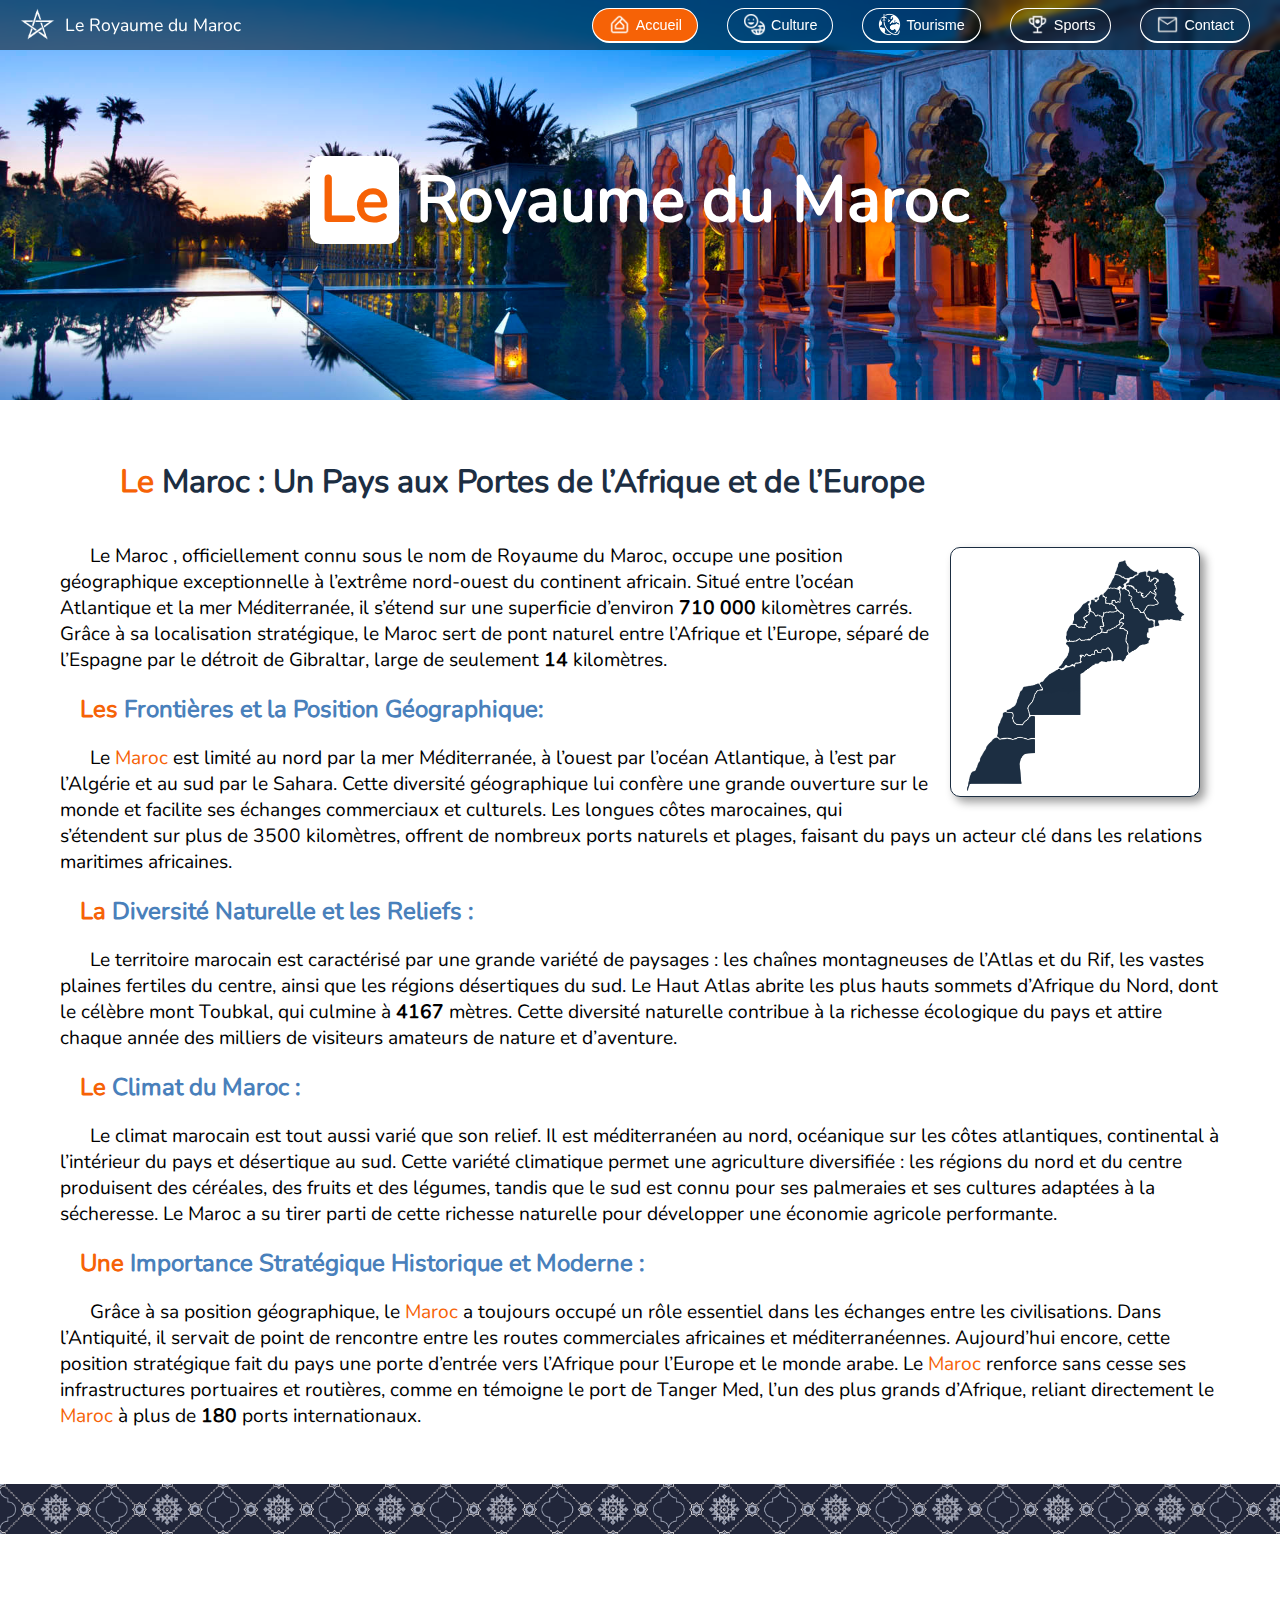
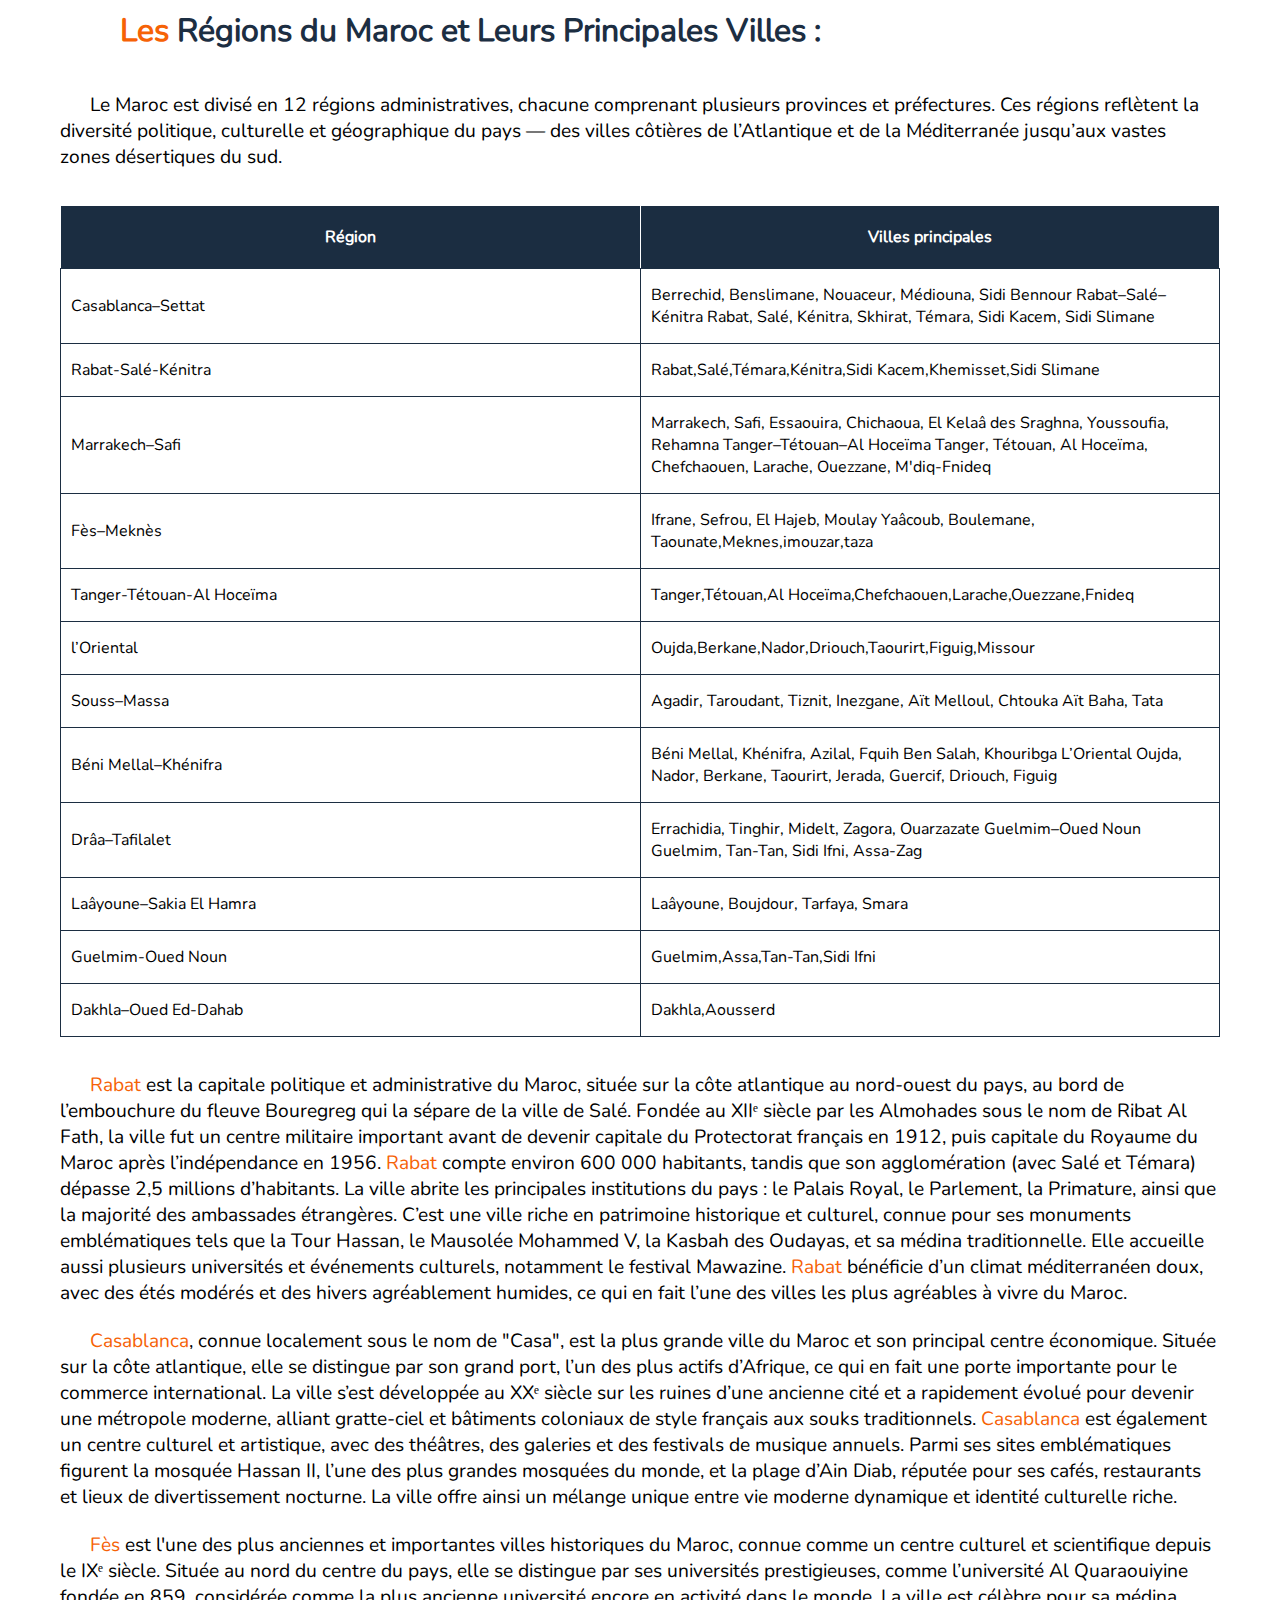
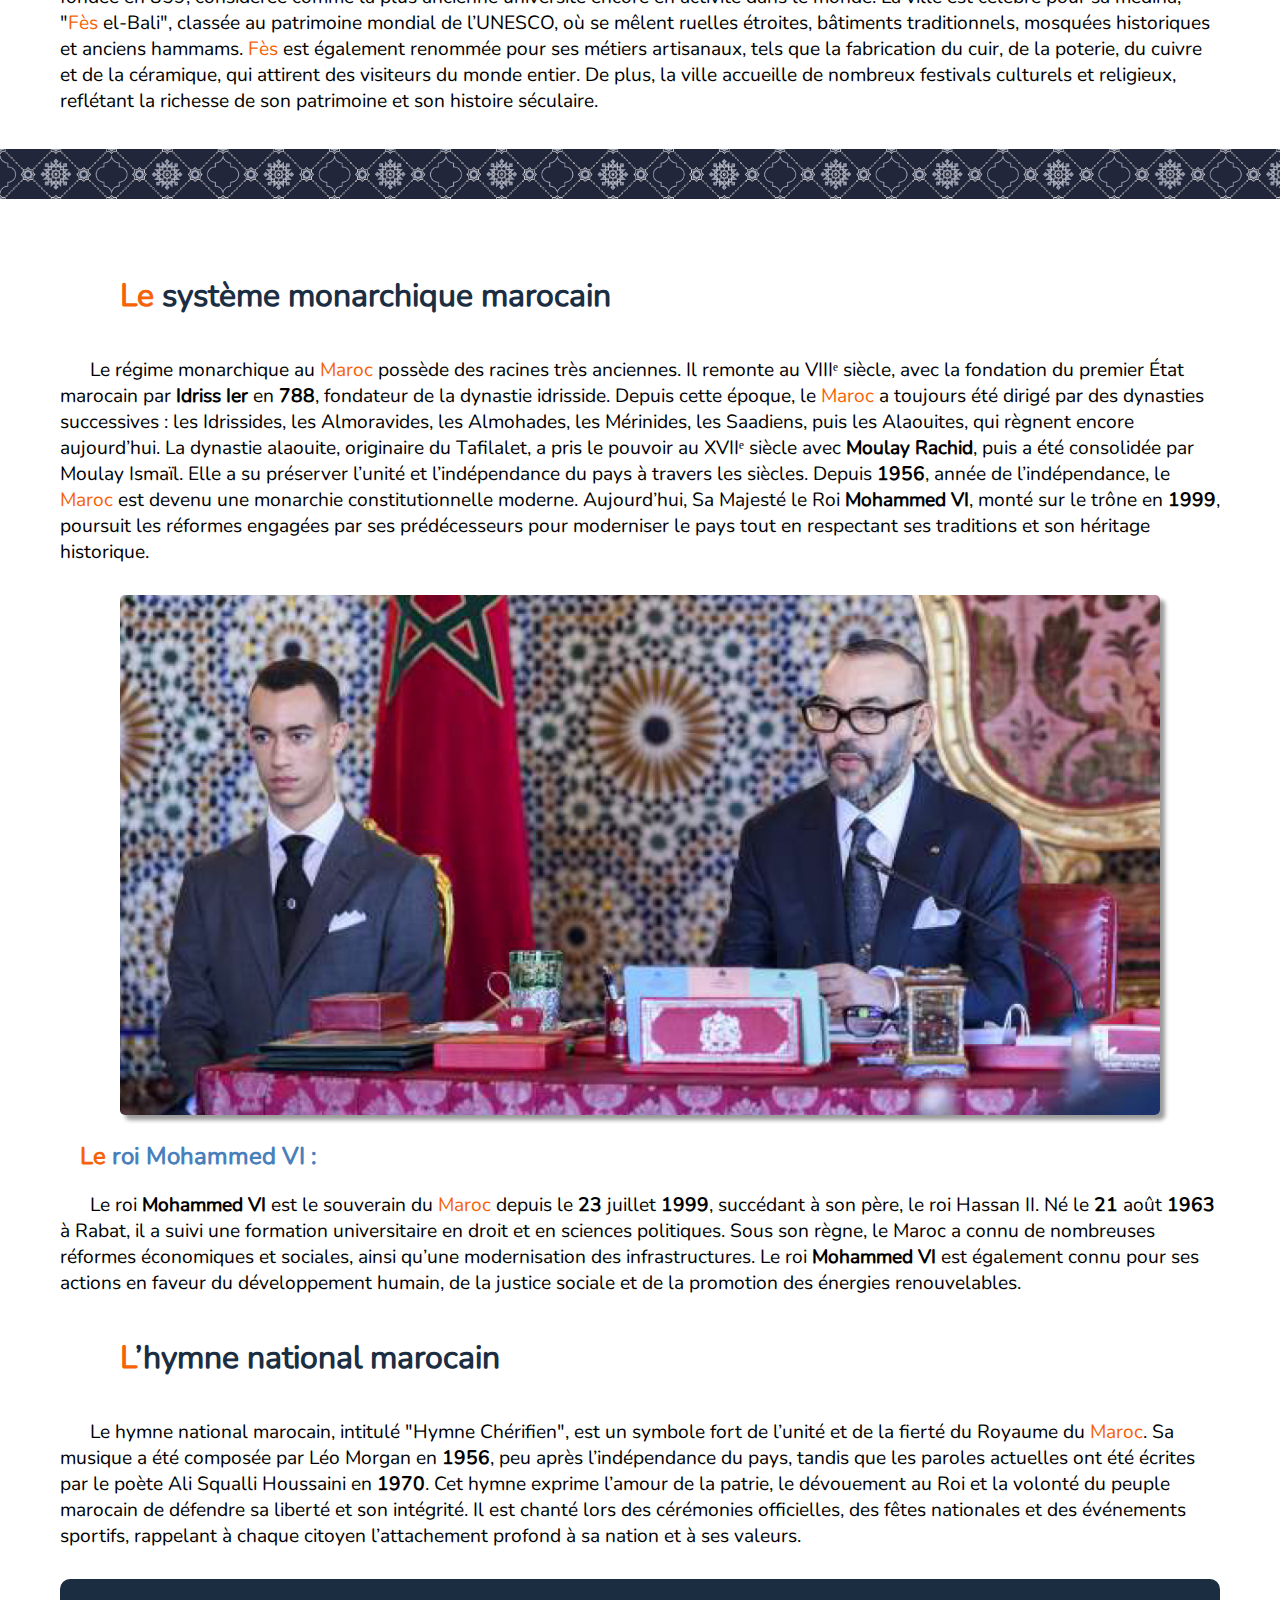
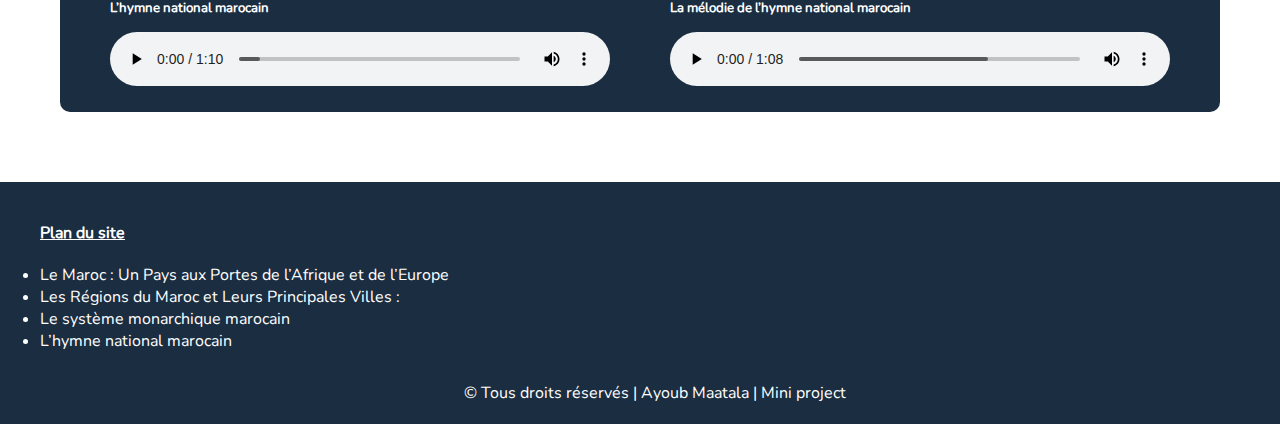
<file: index.html>
<!DOCTYPE html>
<html lang="en">

<head>
    <meta charset="UTF-8">
    <meta name="viewport" content="width=device-width, initial-scale=1.0">
    <link rel="shortcut icon" href="icon/star.png" type="image/x-icon">
    <link rel="stylesheet" href="style/style.css">
    <title>Le Royaume du Maroc</title>

    <style>
        /* Header */
        header {
            position: fixed;
            width: 100%;
            top: 0;
            left: 0;
            width: 100%;
            height: 50px;
            background: rgba(0, 0, 0, 0.5);
            backdrop-filter: blur(3px);
            padding-left: 20px;
            padding-right: 30px;
            display: flex;
            align-items: center;
            justify-content: space-between;
            z-index: 9999;
        }

        .logo {
            display: flex;
            align-items: center;
            transition: all 0.3s ease;
            cursor: pointer;
        }

        .logo:hover {
            transform: scale(1.03);
        }

        .ilogo {
            max-width: 35px;
            max-height: 35px;
        }

        .spanlogo {
            font-size: 1.1rem;
            margin-left: 10px;
        }

        .aacc {
            color: white;
            text-decoration: none;
        }

        .img {
            width: 23px;
        }

        nav a {
            display: flex;
            justify-content: center;
            align-items: center;
            color: white;
            font-family: 'Trebuchet MS', 'Lucida Sans Unicode', 'Lucida Grande', 'Lucida Sans', Arial, sans-serif;
            font-size: 0.9rem;
            text-decoration: none;
            margin-left: 25px;
            display: inline-block;
            border: 1px solid white;
            border-bottom: 2px solid white;
            border-radius: 50px;

        }

        #accueil {
            display: inline-flex;
            align-items: center;
            color: white;
            background-color: #f66206;
            padding: 0px 15px;
            height: 35px;
            transition: all 0.3s ease;
            gap: 5px;
        }

        #culture,
        #tourisme,
        #sport,
        #contact,
        #accueil {
            display: inline-flex;
            align-items: center;
            padding: 0px 15px;
            height: 35px;
            transition: all 0.3s ease;
            gap: 5px;
        }

        .navhover:hover {
            transform: scale(1.03);
            background-color: #1C2E42;
            text-decoration: underline;
        }

        #accueil:hover {
            transform: scale(1.03);
        }

        /* main */

        #par1,
        #par2,
        #par3,
        #par4 {
            scroll-margin-top: 80px;
        }

        main {
            width: 100%;
            align-items: center;
            transition: all 0.3s ease;
        }

        .imgbg {
            display: flex;
            align-items: center;
            justify-content: center;
            background-image: url('img/img1.jpg');
            background-position: center;
            background-repeat: no-repeat;
            background-size: cover;
            width: 100%;
            height: 400px;
        }

        #sh {
            color: #f66206;
            background-color: white;
            border-radius: 10px;
            padding: 0px 10px;
        }

        h1 {
            color: white;
            font-size: 4rem;
            cursor: default;
            transition: all 0.3s ease;
        }


        h2 {
            color: #1C2E42;
            font-size: 2rem;
            margin: 40px 60px;
            cursor: default;
            transition: all 0.3s ease;
        }



        .sblue {
            font-size: larger;
            color: #4980BB;
        }

        .number {
            font-weight: bold;
        }

        h3 {
            margin: 20px;
            color: #4980BB;
            cursor: default;
            font-size: 1.5rem;
            transition: all 0.3s ease;
        }

        p {
            font-size: 1.2rem;
            text-indent: 30px;
            transition: all 0.3s ease;
        }

        .sorang {
            color: #f66206;
        }

        #m-info {
            width: 100%;
            background-color: white;
            padding: 20px 60px;
            transition: all 0.3s ease;
        }

        .sbanner {
            background-color: white;
            width: 100%;
            display: flex;
            flex-direction: column;
            align-items: center;
            padding-bottom: 40px;
            transition: all 0.3s ease;
        }

        #banner2 {
            width: 100%;
            height: 50px;
            background: url('img/banner.jpg');
            background-repeat: no-repeat;
            background-position: center;
            background-size: cover;
            margin: 35px 0px;
        }

        #map {
            background: url('img/m-map.png');
            width: 250px;
            height: 250px;
            float: right;
            margin: 4px 20px;
            background-position: center;
            background-repeat: no-repeat;
            background-size: cover;
            border: 1px solid #1B2D41;
            border-radius: 10px;
            transition: 0.3s ease;
            cursor: pointer;
            box-shadow: 5px 5px 10px rgb(0,0,0,0.4);

        }

        #map:hover {
            background: url('img/map2.jpg');
            background-position: center;
            background-repeat: no-repeat;
            background-size: cover;
            border: 1px dashed #b7babd;
            transform: scale(1.04);
        }

        h3:hover {
            text-decoration: underline;
        }

        #region {
            width: 100%;
            padding: 0px 60px;
        }

        table {
            width: 100%;
            table-layout: fixed;
            word-wrap: break-word;
            margin: 35px 0px;
            border-collapse: collapse;
            font-size: 1rem;

        }

        thead {
            background-color: #1B2D41;
        }

        th {
            color: white;
            padding: 20px 25px;
            border: 1px solid white;
        }

        td {
            border: 1px solid #1C2E42;
            padding: 15px 10px;
        }

        tr:hover td {
            background-color: #dfe4e9ad;
            cursor: pointer;
        }


        .s-monarchique {
            width: 100%;
            padding: 0px 60px;
        }

        .imgdecoration {
            display: flex;
            justify-content: center;
            align-items: center;
            padding: 0px 60px;
            margin-bottom: 25px;
            margin-top: 30px;
        }

        #roi {
            border-radius: 5px;
            display: block;
            width: 100%;
            max-width: 100%;
            transition: all 0.3s ease;
            box-shadow: 5px 5px 4px rgb(0,0,0,0.4);
        }

        #roi:hover {
            transform: scale(1.01);
        }

        .mp3 {
            width: 100%;
            display: flex;
            justify-content: space-between;
            margin: 30px auto;
            background-color: #1B2D41;
            padding: 20px;
            border-radius: 10px;
        }

        h5 {
            color: white;
            margin-bottom: 15px;
        }

        .divmedia {
            width: 100%;
            margin: 0px 30px;
        }

        audio {
            width: 100%;
        }

        .mp3 {
            transition: all 0.3s ease;
        }

        .mp3:hover {
            transform: scale(1.02);
        }

        /* footer */

        #contactez {
            display: none;
        }

        @media (max-width: 575px) {

            /* HEADER*/
            .logo {
                display: none;
            }

            header {
                justify-content: center;
                padding-left: 5px;
                padding-right: 5px;
            }

            nav a {
                font-size: 0.8rem;
                text-decoration: none;
                margin-left: 15px;
            }

            .img {
                display: none;
            }

            #culture,
            #tourisme,
            #sport,
            #contact,
            #accueil {
                padding: 0px 8px;
                height: 33px;
                gap: 5px;
            }

            #contact {
                display: none;
            }

            /*MAIN*/
            .imgbg {
                height: 250px;
            }

            p {
                font-size: 0.9rem;
            }

            h1 {
                font-size: 1.5rem;
            }

            h2 {
                font-size: 1.1rem;
                margin: 20px 15px 15px;
            }

            h3 {
                font-size: 1rem;
                margin-top: 20px;
            }

            #m-info {
                padding: 0px 20px;
            }

            #region {
                width: 100%;
                padding: 0px 20px;
            }

            #banner2 {
                width: 100%;
                height: 30px;
                background: url('img/banner3.jpg');
                background-repeat: no-repeat;
                background-position: center;
                background-size: cover;
                margin-bottom: 0px;
            }

            #map {
                float: right;
                width: 130px;
                height: 130px;
            }

            table {
                margin: 20px 0px;
                font-size: 0.7rem;
            }

            th {
                padding: 13px 16px;
            }

            td {
                padding: 9px 14px;
            }

            .s-monarchique {
                padding: 0px 20px;
            }

            .imgdecoration {
                padding: 0px 10px;

            }

            .mp3 {
                display: block;
                margin: 30px auto;
                padding: 15px;
            }

            .divmedia {
                margin: 15px 20px 10px auto;
            }

            h5 {
                font-size: 0.8rem;
            }

            /* footer */

            #contactez {
                display: block;
            }

        }

        @media (min-width: 575px) and (max-width: 825px) {

            /* HEADER*/
            .logo {
                display: none;
            }

            header {
                justify-content: center;
                padding-left: 10px;
                padding-right: 10px;
            }

            nav a {
                font-size: 0.9rem;
                text-decoration: none;
                margin-left: 30px;
            }

            #culture,
            #tourisme,
            #sport,
            #contact,
            #accueil {
                padding: 0px 9px;
                height: 34px;
                gap: 5px;
            }

            #contact {
                display: none;
            }

            /*MAIN*/
            p {
                font-size: 0.9rem;
            }

            .imgbg {
                height: 300px;
            }

            h1 {
                font-size: 2rem;
            }

            h3 {
                font-size: 1rem;
                margin-top: 20px;
            }

            h2 {
                font-size: 1.5rem;
                margin: 20px 15px 15px;
            }

            #m-info {
                padding: 5px 30px;
            }

            #region {
                width: 100%;
                padding: 5px 30px;
            }

            #banner2 {
                width: 100%;
                height: 30px;
                background: url('img/banner2.jpg');
                background-repeat: no-repeat;
                background-position: center;
                background-size: cover;
                margin-bottom: 0px;
            }

            #map {
                width: 170px;
                height: 170px;
            }

            table {
                margin: 25px 0px;
                font-size: 0.8rem;
            }

            th {
                padding: 15px 18px;
            }

            td {
                padding: 11px 16px;
            }

            .imgdecoration {
                padding: 0px 15px;
            }

            .s-monarchique {
                padding: 0px 30px;
            }

            .imgdecoration {
                padding: 0px 15px;

            }

            .mp3 {
                display: block;
                margin: 30px auto;
                padding: 20px;
            }

            h5 {
                font-size: 0.8rem;
            }

            .divmedia {
                margin: 0px 30px auto;
            }

            .mp3 {
                display: block;
                margin: 30px auto;
                padding: 15px;
            }

            .divmedia {
                margin: 15px 20px 10px auto;
            }

            /* footer */

            #contactez {
                display: block;
            }

        }

        @media (min-width: 825px) and (max-width: 991px) {

            /* HEADER*/

            header {
                justify-content: space-between;
                padding-left: 10px;
                padding-right: 20px;
            }

            nav a {
                font-size: 0.8rem;
                text-decoration: none;
                margin-left: 15px;
            }

            #accueil {
                padding: 0px 10px;
                height: 35px;
                gap: 5px;
            }

            #culture,
            #tourisme,
            #sport,
            #contact,
            #accueil {
                padding: 0px 10px;
                height: 35px;
                gap: 5px;
            }

            /*MAIN*/
            p {
                font-size: 1rem;
            }

            h1 {
                font-size: 3rem;
            }

            h3 {
                font-size: 1.1rem;
                margin-top: 25px;
            }

            h2 {
                font-size: 1.6rem;
                margin: 20px 50px;
                cursor: default;
            }

            #m-info {
                padding: 10px 35px;
            }

            #region {
                width: 100%;
                padding: 0px 35px;
            }

            #banner2 {
                width: 100%;
                height: 40px;
                background: url('img/banner1.jpg');
                background-repeat: no-repeat;
                background-position: center;
                background-size: cover;
                margin-bottom: 5px;
            }

            #map {
                width: 200px;
                height: 200px;
            }

            table {
                margin: 25px 0px;
                font-size: 0.9rem;
            }

            th {
                padding: 17px 20px;
            }

            td {
                padding: 13px 18px;
            }

            .s-monarchique {
                padding: 0px 35px;
            }

            .imgdecoration {
                padding: 0px 20px;

            }

            .divmedia {
                width: 100%;
                margin: 15px 20px 10px;
            }

            .mp3 {
                width: 100%;
                display: flex;
                justify-content: space-between;
                margin: 30px auto;
                background-color: #1B2D41;
                padding: 5px;
                border-radius: 10px;
            }

            /* footer */

            #contactez {
                display: none;
            }

        }
    </style>
</head>

<body>

    <header>
        <div class="logo">
            <img class="ilogo" src="icon/star.png" alt="flag maroc">
            <span class="spanlogo"><a class="aacc" href="index.html">Le Royaume du Maroc</a></span>
        </div>

        <nav>
            <a id="accueil" href="index.html"><img id="imga" class="img" src="icon/accueil.png"
                    alt="Accueil">Accueil</a>
            <a id="culture" class="navhover" href="culture.html"><img id="imgc" class="img" src="icon/culture.png"
                    alt="Culture">Culture</a>
            <a id="tourisme" class="navhover" href="tourisme.html"> <img id="imgt" class="img" src="icon/tour.png"
                    alt="Tourisme">Tourisme</a>
            <a id="sport" class="navhover" href="sport.html"><img id="imgs" class="img" src="icon/sport.png"
                    alt="Sport">Sports</a>
            <a id="contact" class="navhover" href="contact.html"><img id="imgs" class="img" src="icon/contact.png"
                    alt="Contact">Contact</a>
        </nav>
    </header>
    <main>
        <div class="imgbg">
            <h1><span id="sh">Le</span> Royaume du Maroc</h1>
        </div>
        <section class="sbanner">
            <section id="m-info">
                <div class="div-info">
                    <h2 id="par1"><span class="sorang">Le</span> Maroc : Un Pays aux Portes de l’Afrique et de l’Europe
                    </h2>
                    <div id="map"></div>
                    <p>
                        <span class="orang">Le Maroc</span>
                        , officiellement connu sous le nom de Royaume du Maroc, occupe une position géographique
                        exceptionnelle à l’extrême nord-ouest du continent africain. Situé entre l’océan Atlantique et
                        la
                        mer Méditerranée, il s’étend sur une superficie d’environ <span class="number">710 000</span>
                        kilomètres carrés. Grâce à sa
                        localisation stratégique, le Maroc sert de pont naturel entre l’Afrique et l’Europe, séparé de
                        l’Espagne par le détroit de Gibraltar, large de seulement <span class="number">14</span>
                        kilomètres.
                    </p>
                    <h3><span class="sorang">Les</span> Frontières et la Position Géographique:</h3>
                    <p>Le <span class="sorang">Maroc</span> est limité au nord par la mer Méditerranée, à l’ouest par
                        l’océan Atlantique, à l’est
                        par
                        l’Algérie et au sud par le Sahara. Cette diversité géographique lui confère une grande ouverture
                        sur
                        le monde et facilite ses échanges commerciaux et culturels. Les longues côtes marocaines, qui
                        s’étendent sur plus de 3500 kilomètres, offrent de nombreux ports naturels et plages, faisant du
                        pays un acteur clé dans les relations maritimes africaines.</p>
                    <h3><span class="sorang">La</span> Diversité Naturelle et les Reliefs :</h3>
                    <p>
                        Le territoire marocain est caractérisé par une grande variété de paysages : les chaînes
                        montagneuses
                        de l’Atlas et du Rif, les vastes plaines fertiles du centre, ainsi que les régions désertiques
                        du
                        sud. Le Haut Atlas abrite les plus hauts sommets d’Afrique du Nord, dont le célèbre mont
                        Toubkal,
                        qui culmine à <span class="number">4167</span> mètres. Cette diversité naturelle contribue à la
                        richesse écologique du pays et
                        attire chaque année des milliers de visiteurs amateurs de nature et d’aventure.
                    </p>
                    <h3><span class="sorang">Le</span> Climat du Maroc :</h3>
                    <p>
                        Le climat marocain est tout aussi varié que son relief. Il est méditerranéen au nord, océanique
                        sur
                        les côtes atlantiques, continental à l’intérieur du pays et désertique au sud. Cette variété
                        climatique permet une agriculture diversifiée : les régions du nord et du centre produisent des
                        céréales, des fruits et des légumes, tandis que le sud est connu pour ses palmeraies et ses
                        cultures
                        adaptées à la sécheresse. Le Maroc a su tirer parti de cette richesse naturelle pour développer
                        une
                        économie agricole performante.
                    </p>
                    <h3><span class="sorang">Une</span> Importance Stratégique Historique et Moderne :</h3>
                    <p>
                        Grâce à sa position géographique, le <span class="sorang">Maroc</span> a toujours occupé un rôle
                        essentiel dans les échanges
                        entre les civilisations. Dans l’Antiquité, il servait de point de rencontre entre les routes
                        commerciales africaines et méditerranéennes. Aujourd’hui encore, cette position stratégique fait
                        du
                        pays une porte d’entrée vers l’Afrique pour l’Europe et le monde arabe. Le <span
                            class="sorang">Maroc</span> renforce sans
                        cesse
                        ses infrastructures portuaires et routières, comme en témoigne le port de Tanger Med, l’un des
                        plus
                        grands d’Afrique, reliant directement le <span class="sorang">Maroc</span> à plus de <span
                            class="number">180</span> ports
                        internationaux.
                    </p>

                </div>
            </section>
            <div id="banner2"></div>
            <div id="region">
                <h2 id="par2"><span class="sorang">Les</span> Régions du Maroc et Leurs Principales Villes :</h2>
                <p>
                    Le Maroc est divisé en 12 régions administratives, chacune comprenant plusieurs provinces et
                    préfectures.
                    Ces régions reflètent la diversité politique, culturelle et géographique du pays — des villes
                    côtières de l’Atlantique et de la Méditerranée jusqu’aux vastes zones désertiques du sud.
                </p>
                <div class="regions">
                    <table>

                        <thead>
                            <tr>
                                <th>
                                    Région
                                </th>
                                <th>
                                    Villes principales
                                </th>
                            <tr>
                        </thead>
                        <tr>
                            <td>
                                Casablanca–Settat
                            </td>
                            <td>
                                Berrechid, Benslimane, Nouaceur, Médiouna, Sidi Bennour
                                Rabat–Salé–Kénitra Rabat, Salé, Kénitra, Skhirat, Témara, Sidi Kacem, Sidi Slimane
                            </td>
                        </tr>
                        <tr>
                            <td>
                                Rabat-Salé-Kénitra

                            </td>
                            <td>

                                Rabat,Salé,Témara,Kénitra,Sidi Kacem,Khemisset,Sidi Slimane
                            </td>
                        </tr>
                        <tr>
                            <td>
                                Marrakech–Safi
                            </td>
                            <td>
                                Marrakech, Safi, Essaouira, Chichaoua, El Kelaâ des Sraghna, Youssoufia, Rehamna
                                Tanger–Tétouan–Al Hoceïma Tanger, Tétouan, Al Hoceïma, Chefchaouen, Larache, Ouezzane,
                                M'diq-Fnideq
                            </td>
                        </tr>

                        <tr>

                            <td>
                                Fès–Meknès
                            </td>
                            <td>
                                Ifrane, Sefrou, El Hajeb, Moulay Yaâcoub, Boulemane, Taounate,Meknes,imouzar,taza
                            </td>
                            </td>
                        </tr>
                        <tr>
                            <td>
                                Tanger-Tétouan-Al Hoceïma
                            </td>
                            <td>

                                Tanger,Tétouan,Al Hoceïma,Chefchaouen,Larache,Ouezzane,Fnideq
                            </td>
                        </tr>
                        <tr>
                            <td>
                                l’Oriental
                            </td>
                            <td>

                                Oujda,Berkane,Nador,Driouch,Taourirt,Figuig,Missour

                            </td>
                        </tr>
                        <tr>
                            <td>
                                Souss–Massa
                            </td>
                            <td>
                                Agadir, Taroudant, Tiznit, Inezgane, Aït Melloul, Chtouka Aït Baha, Tata
                            </td>
                        </tr>
                        <tr>
                            <td>
                                Béni Mellal–Khénifra
                            </td>
                            <td>
                                Béni Mellal, Khénifra, Azilal, Fquih Ben Salah, Khouribga
                                L’Oriental Oujda, Nador, Berkane, Taourirt, Jerada, Guercif, Driouch, Figuig
                            </td>
                        </tr>
                        <tr>
                            <td>
                                Drâa–Tafilalet
                            </td>
                            <td>
                                Errachidia, Tinghir, Midelt, Zagora, Ouarzazate
                                Guelmim–Oued Noun Guelmim, Tan-Tan, Sidi Ifni, Assa-Zag
                            </td>
                        </tr>
                        <tr>
                            <td>
                                Laâyoune–Sakia El Hamra
                            </td>
                            <td>
                                Laâyoune, Boujdour, Tarfaya, Smara
                            </td>
                        </tr>
                        <tr>
                            <td>
                                Guelmim-Oued Noun
                            </td>
                            <td>
                                Guelmim,Assa,Tan-Tan,Sidi Ifni


                            </td>
                        </tr>
                        <tr>
                            <td>
                                Dakhla–Oued Ed-Dahab
                            </td>
                            <td>
                                Dakhla,Aousserd
                            </td>
                        </tr>
                    </table>
                </div>

                <p><span class="sorang">Rabat</span> est la capitale politique et administrative du Maroc, située sur la
                    côte
                    atlantique au
                    nord-ouest du pays, au bord de l’embouchure du fleuve Bouregreg qui la sépare de la ville de Salé.
                    Fondée au XIIᵉ siècle par les Almohades sous le nom de Ribat Al Fath, la ville fut un centre
                    militaire important avant de devenir capitale du Protectorat français en 1912, puis capitale du
                    Royaume du Maroc après l’indépendance en 1956.

                    <span class="sorang">Rabat</span> compte environ 600 000 habitants, tandis que son agglomération
                    (avec Salé
                    et Témara) dépasse
                    2,5 millions d’habitants. La ville abrite les principales institutions du pays : le Palais Royal, le
                    Parlement, la Primature, ainsi que la majorité des ambassades étrangères.

                    C’est une ville riche en patrimoine historique et culturel, connue pour ses monuments emblématiques
                    tels que la Tour Hassan, le Mausolée Mohammed V, la Kasbah des Oudayas, et sa médina traditionnelle.
                    Elle accueille aussi plusieurs universités et événements culturels, notamment le festival Mawazine.

                    <span class="sorang">Rabat</span> bénéficie d’un climat méditerranéen doux, avec des étés modérés et
                    des
                    hivers agréablement
                    humides, ce qui en fait l’une des villes les plus agréables à vivre du Maroc.
                </p>
                <br>
                <p> <span class="sorang">Casablanca</span>, connue localement sous le nom de "Casa", est la plus grande
                    ville
                    du Maroc et son principal centre économique. Située sur la côte atlantique, elle se distingue par
                    son grand port, l’un des plus actifs d’Afrique, ce qui en fait une porte importante pour le commerce
                    international. La ville s’est développée au XXᵉ siècle sur les ruines d’une ancienne cité et a
                    rapidement évolué pour devenir une métropole moderne, alliant gratte-ciel et bâtiments coloniaux de
                    style français aux souks traditionnels. <span class="sorang">Casablanca</span> est également un
                    centre culturel et artistique, avec des théâtres,
                    des galeries et des festivals de musique annuels. Parmi ses sites emblématiques figurent la mosquée
                    Hassan II, l’une des plus grandes mosquées du monde, et la plage d’Ain Diab, réputée pour ses cafés,
                    restaurants et lieux de divertissement nocturne. La ville offre ainsi un mélange unique entre vie
                    moderne dynamique et identité culturelle riche.</p>
                <br>
                <p><span class="sorang">Fès</span> est l'une des plus anciennes et importantes villes historiques du
                    Maroc,
                    connue comme un centre culturel et scientifique depuis le IXᵉ siècle. Située au nord du centre du
                    pays, elle se distingue par ses universités prestigieuses, comme l’université Al Quaraouiyine fondée
                    en 859, considérée comme la plus ancienne université encore en activité dans le monde. La ville est
                    célèbre pour sa médina, "<span class="sorang">Fès</span> el-Bali", classée au patrimoine mondial de
                    l’UNESCO, où se mêlent ruelles
                    étroites, bâtiments traditionnels, mosquées historiques et anciens hammams. <span
                        class="sorang">Fès</span> est également renommée pour ses métiers artisanaux, tels que la
                    fabrication
                    du cuir, de la poterie, du cuivre et de la céramique, qui attirent des visiteurs du monde entier. De
                    plus, la ville accueille de nombreux festivals culturels et religieux, reflétant la richesse de son
                    patrimoine et son histoire séculaire.</p>
            </div>
            <div id="banner2"></div>
            <div class="s-monarchique">
                <h2 id="par3"><span class="sorang">Le</span> système monarchique marocain</h2>
                <p>Le régime monarchique au <span class="sorang">Maroc</span> possède des racines très anciennes. Il
                    remonte au VIIIᵉ siècle, avec
                    la fondation du premier État marocain par <strong>Idriss Ier</strong> en <strong>788</strong>,
                    fondateur de la dynastie idrisside.
                    Depuis cette époque, le <span class="sorang">Maroc</span> a toujours été dirigé par des dynasties
                    successives : les Idrissides,
                    les Almoravides, les Almohades, les Mérinides, les Saadiens, puis les Alaouites, qui règnent encore
                    aujourd’hui. La dynastie alaouite, originaire du Tafilalet, a pris le pouvoir au XVIIᵉ siècle avec
                    <strong>Moulay Rachid</strong>, puis a été consolidée par <strong></strong>Moulay Ismaïl. Elle a su
                    préserver l’unité et
                    l’indépendance du pays à travers les siècles. Depuis <strong>1956</strong>, année de l’indépendance,
                    le <span class="sorang">Maroc</span> est
                    devenu une monarchie constitutionnelle moderne. Aujourd’hui, Sa Majesté le Roi <strong>Mohammed
                        VI</strong>, monté
                    sur le trône en <strong>1999</strong>, poursuit les réformes engagées par ses prédécesseurs pour
                    moderniser le pays
                    tout en respectant ses traditions et son héritage historique.
                </p>
                <div class="imgdecoration">
                    <img id="roi" src="img/king.jpg" alt="le roi de maroc">
                </div>
                <h3><span class="sorang">Le</span> roi Mohammed VI :</h3>
                <p>Le roi <strong>Mohammed VI</strong> est le souverain du <span class="sorang">Maroc</span> depuis le
                    <span class="number">23</span> juillet <span class="number">1999</span>, succédant à
                    son père, le roi
                    Hassan II. Né le <span class="number">21</span> août <span class="number">1963</span> à Rabat, il a
                    suivi une formation universitaire en droit et en
                    sciences politiques. Sous son règne, le Maroc a connu de nombreuses réformes économiques et
                    sociales, ainsi qu’une modernisation des infrastructures. Le roi <strong>Mohammed VI</strong> est
                    également connu
                    pour ses actions en faveur du développement humain, de la justice sociale et de la promotion des
                    énergies renouvelables.
                </p>
                <h2 id="par4"><span class="sorang">L</span>’hymne national marocain</h2>
                <p>Le hymne national marocain, intitulé "Hymne Chérifien", est un symbole fort de l’unité et de la
                    fierté du Royaume du <span class="sorang">Maroc</span>. Sa musique a été composée par Léo Morgan en
                    <span class="number">1956</span>, peu après
                    l’indépendance du pays, tandis que les paroles actuelles ont été écrites par le poète Ali Squalli
                    Houssaini en <span class="number">1970</span>. Cet hymne exprime l’amour de la patrie, le dévouement
                    au Roi et la volonté du
                    peuple marocain de défendre sa liberté et son intégrité. Il est chanté lors des cérémonies
                    officielles, des fêtes nationales et des événements sportifs, rappelant à chaque citoyen
                    l’attachement profond à sa nation et à ses valeurs.
                </p>
                <div class="mp3">
                    <div class="divmedia">
                        <h5>L’hymne national marocain</h5>
                        <audio controls src="audio/Lhymne-national.mp3"></audio>
                    </div>
                    <div class="divmedia">
                        <h5>La mélodie de l’hymne national marocain</h5>
                        <audio controls src="audio/La-melodie.mp3"></audio>
                    </div>
                </div>

            </div>
        </section>
    </main>
    <footer>
        <div class="sitemap">
            <h4>Plan du site</h4>
            <ul class="ulmap">
                <li>
                    <a href="#par1">Le Maroc : Un Pays aux Portes de l’Afrique et de l’Europe</a>
                </li>
                <li>
                    <a href="#par2">Les Régions du Maroc et Leurs Principales Villes :</a>
                </li>
                <li>
                    <a href="#par3">Le système monarchique marocain</a>
                </li>
                <li>
                    <a href="#par4">L’hymne national marocain</a>
                </li>
            </ul>
        </div>
        <p>© Tous droits réservés | Ayoub Maatala | Mini project<a id="contactez" href="contact.html">contactez nous</a>
        </p>
    </footer>
</body>


</html>
</file>
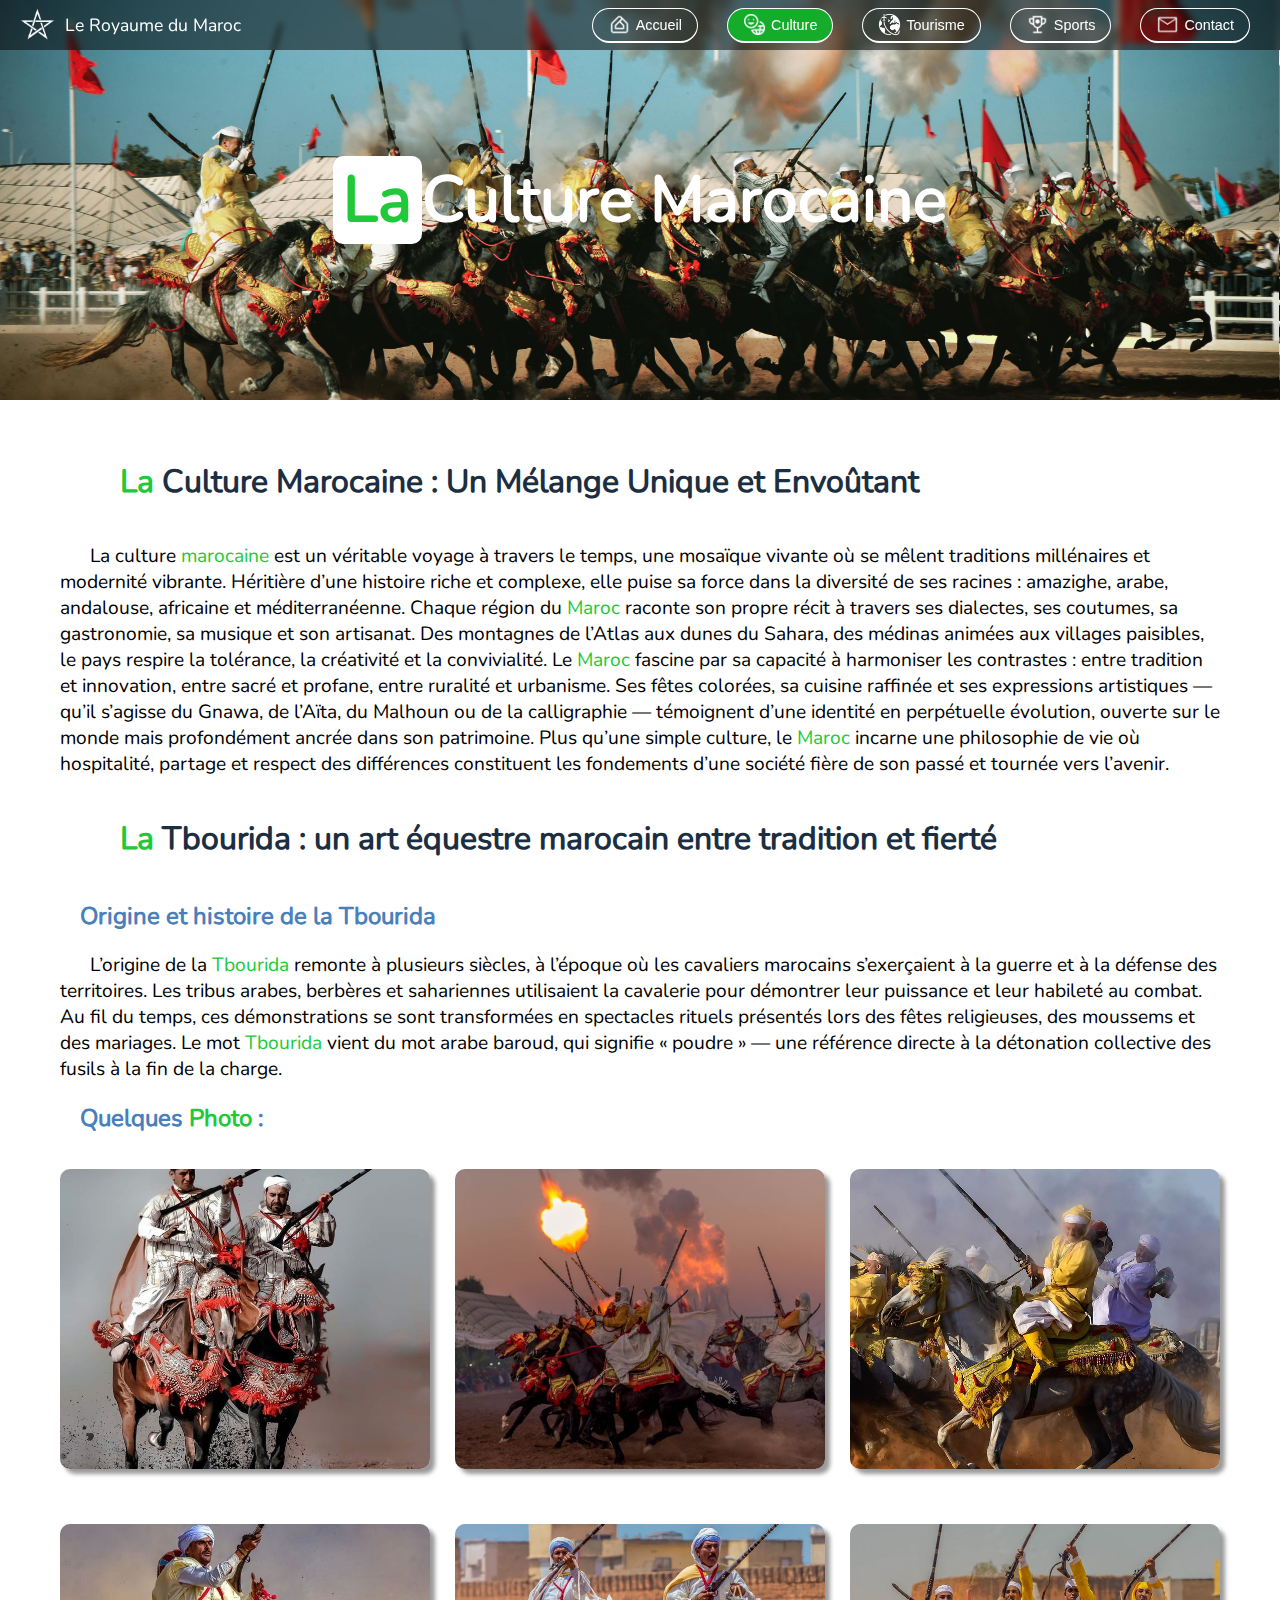
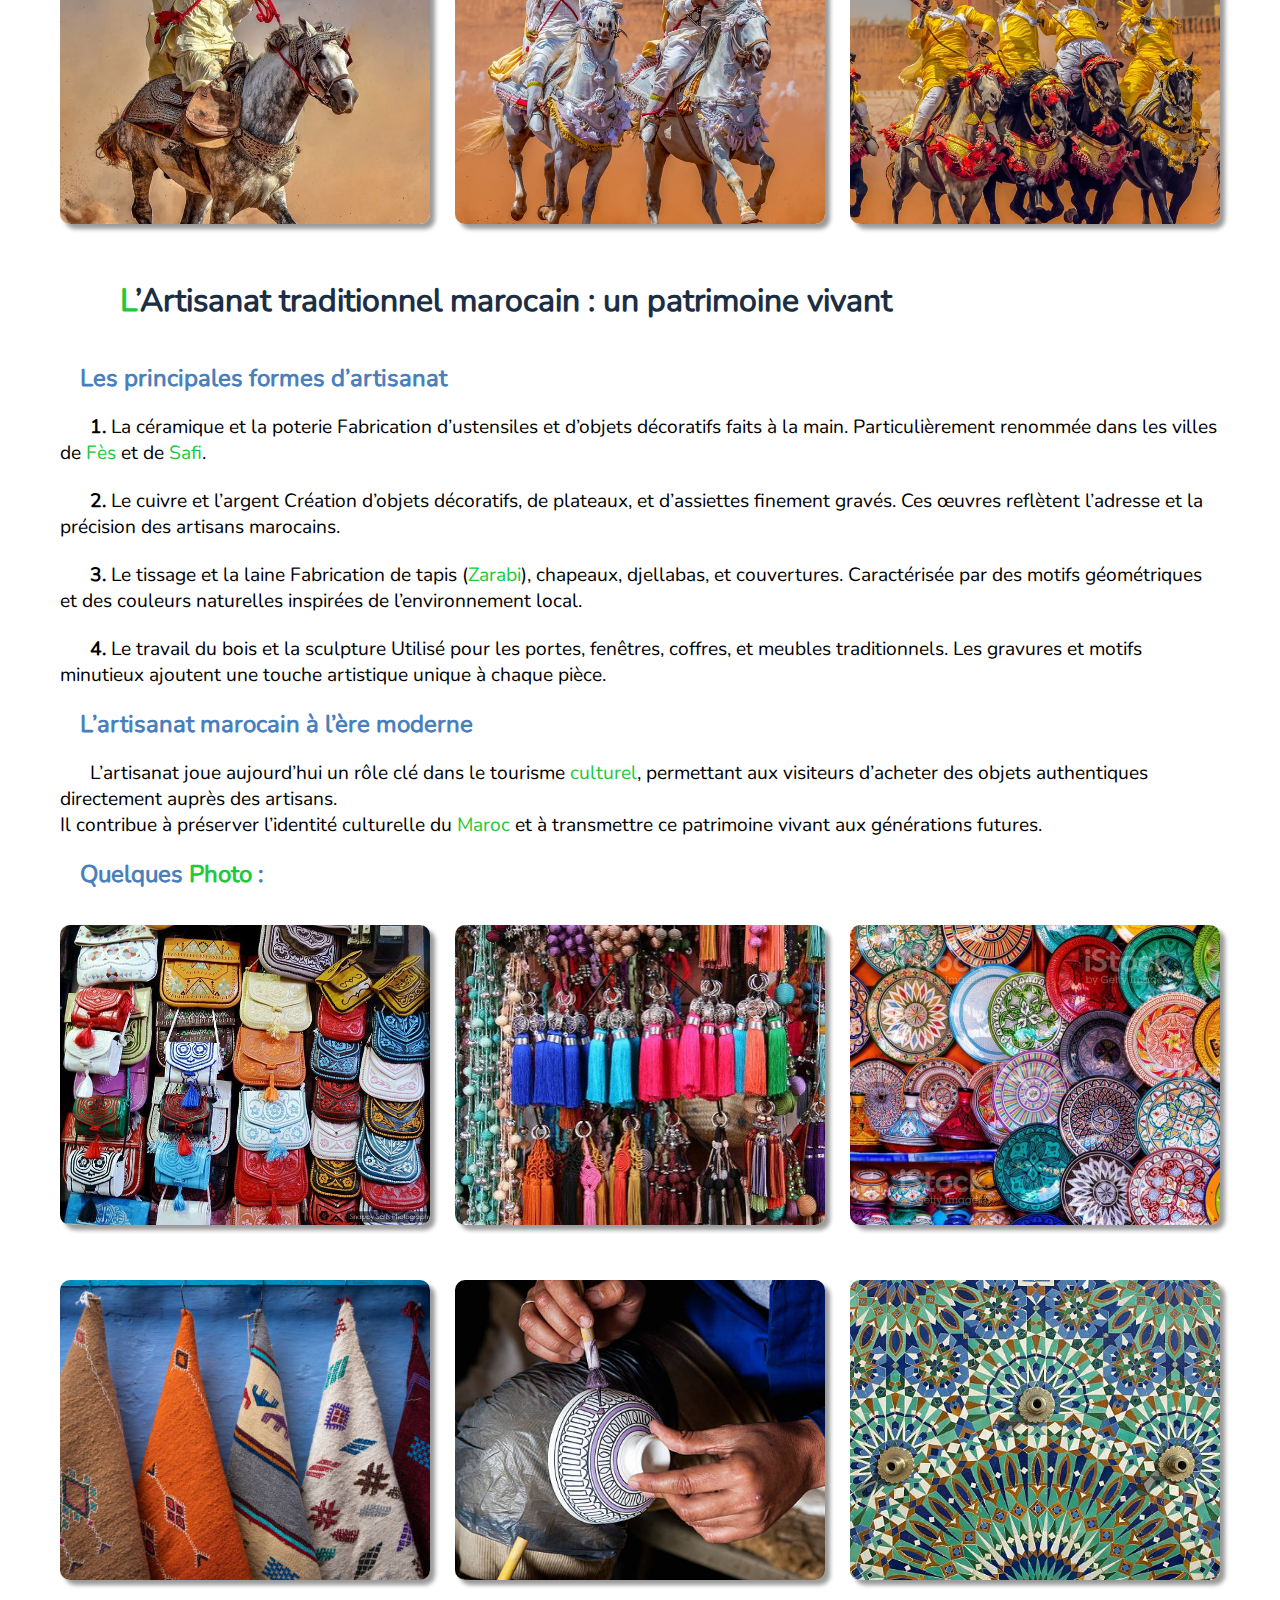
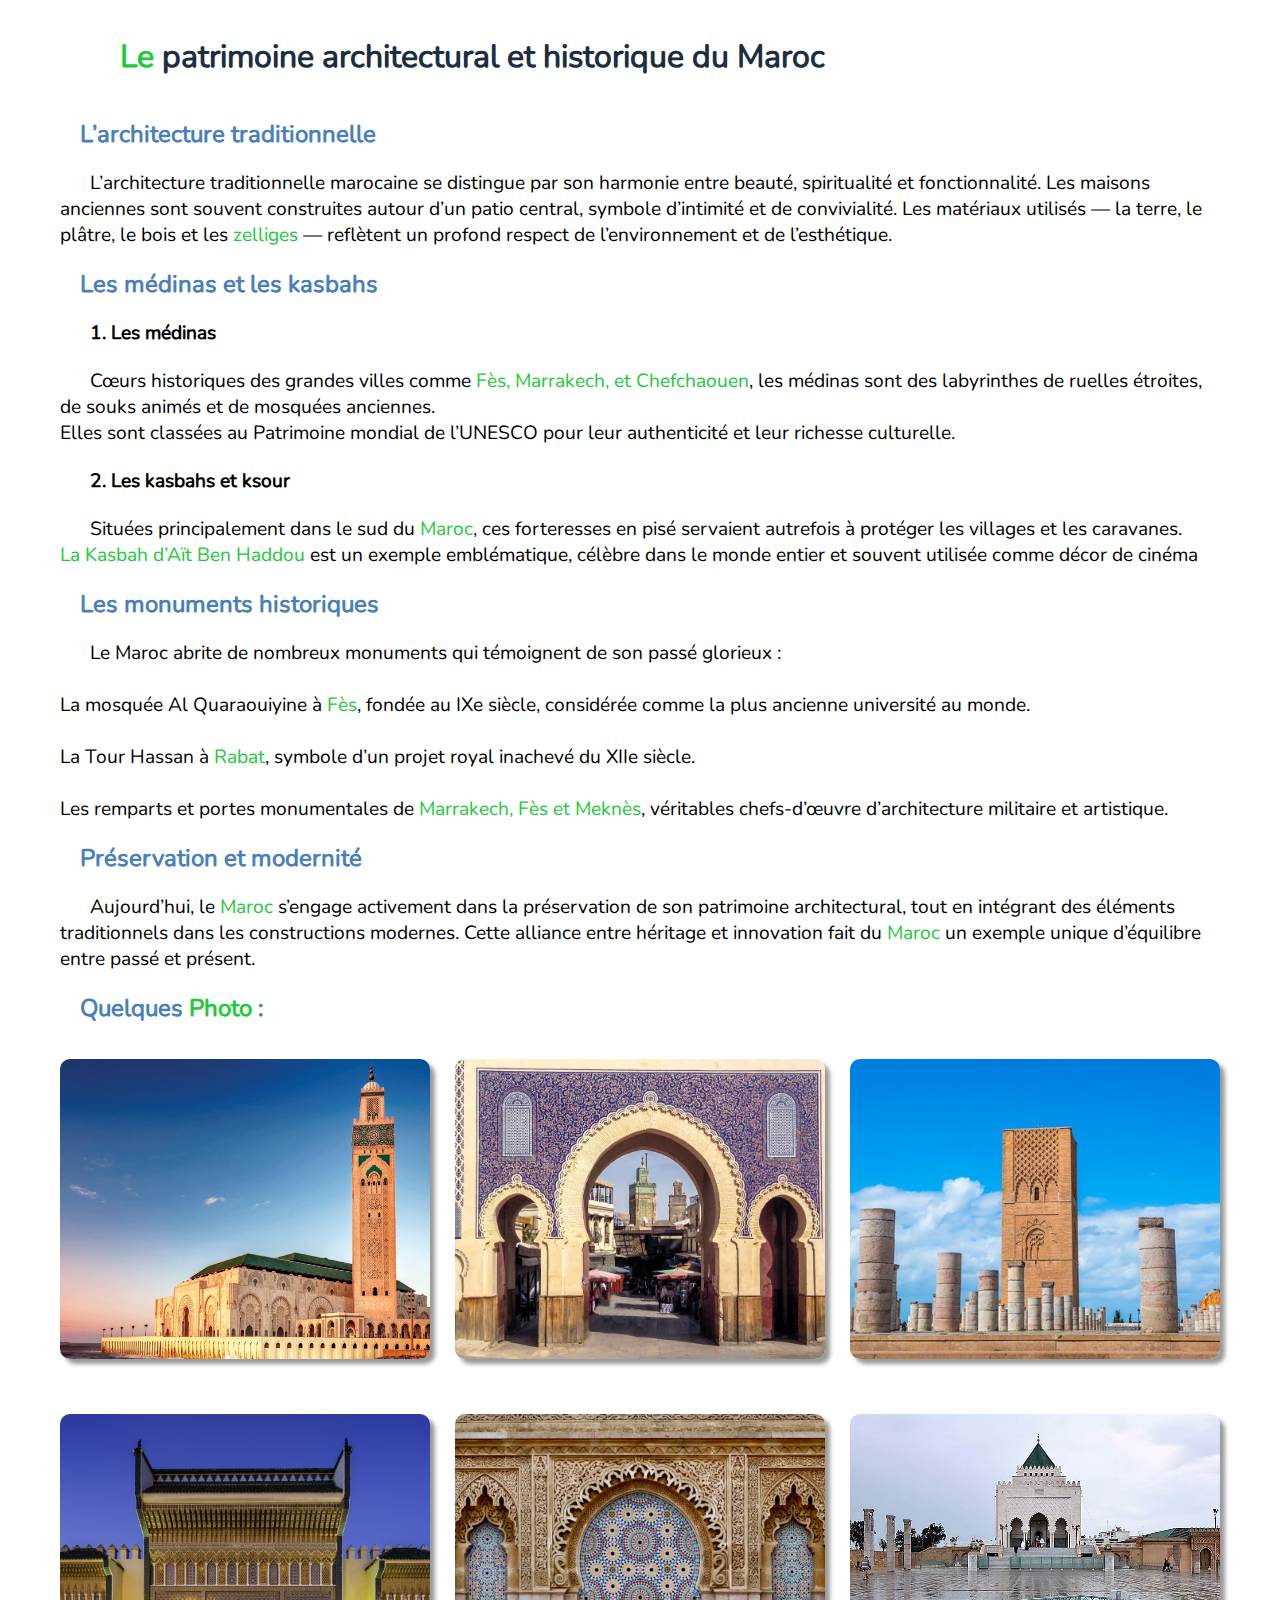
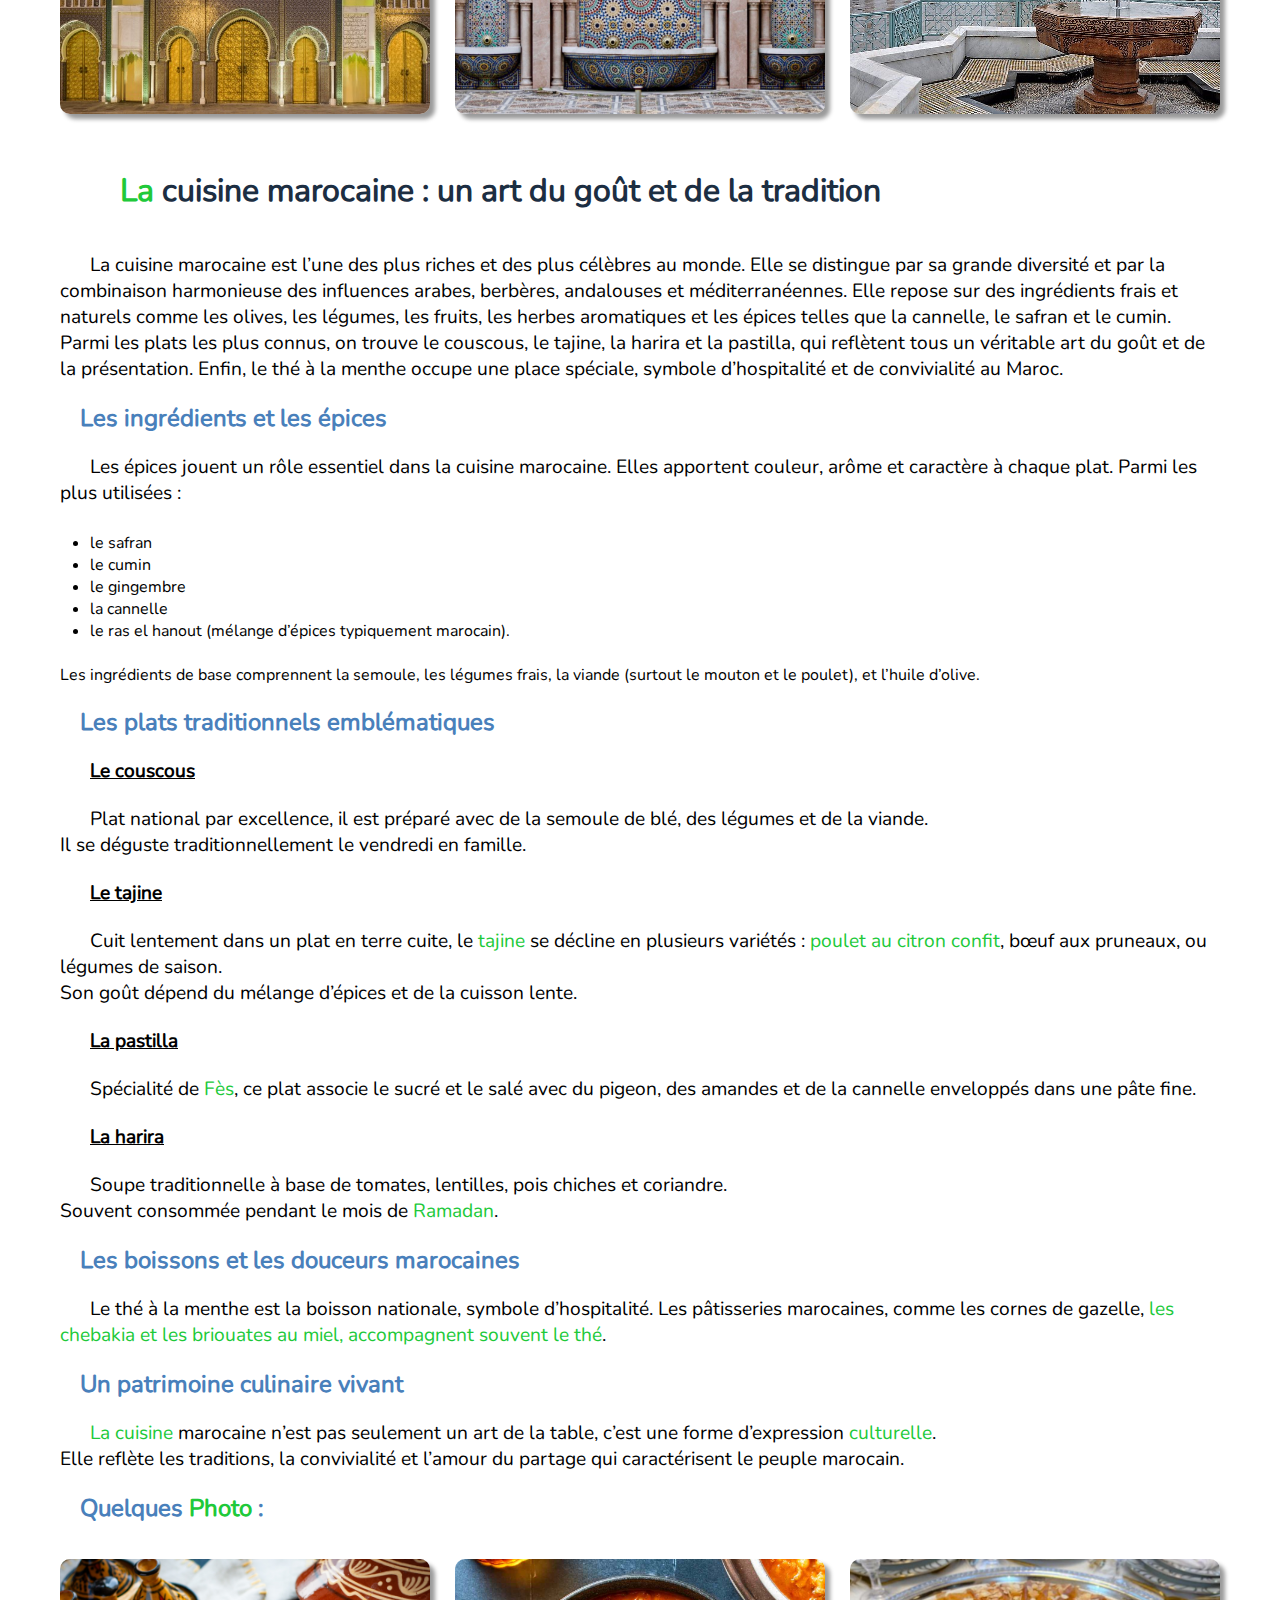
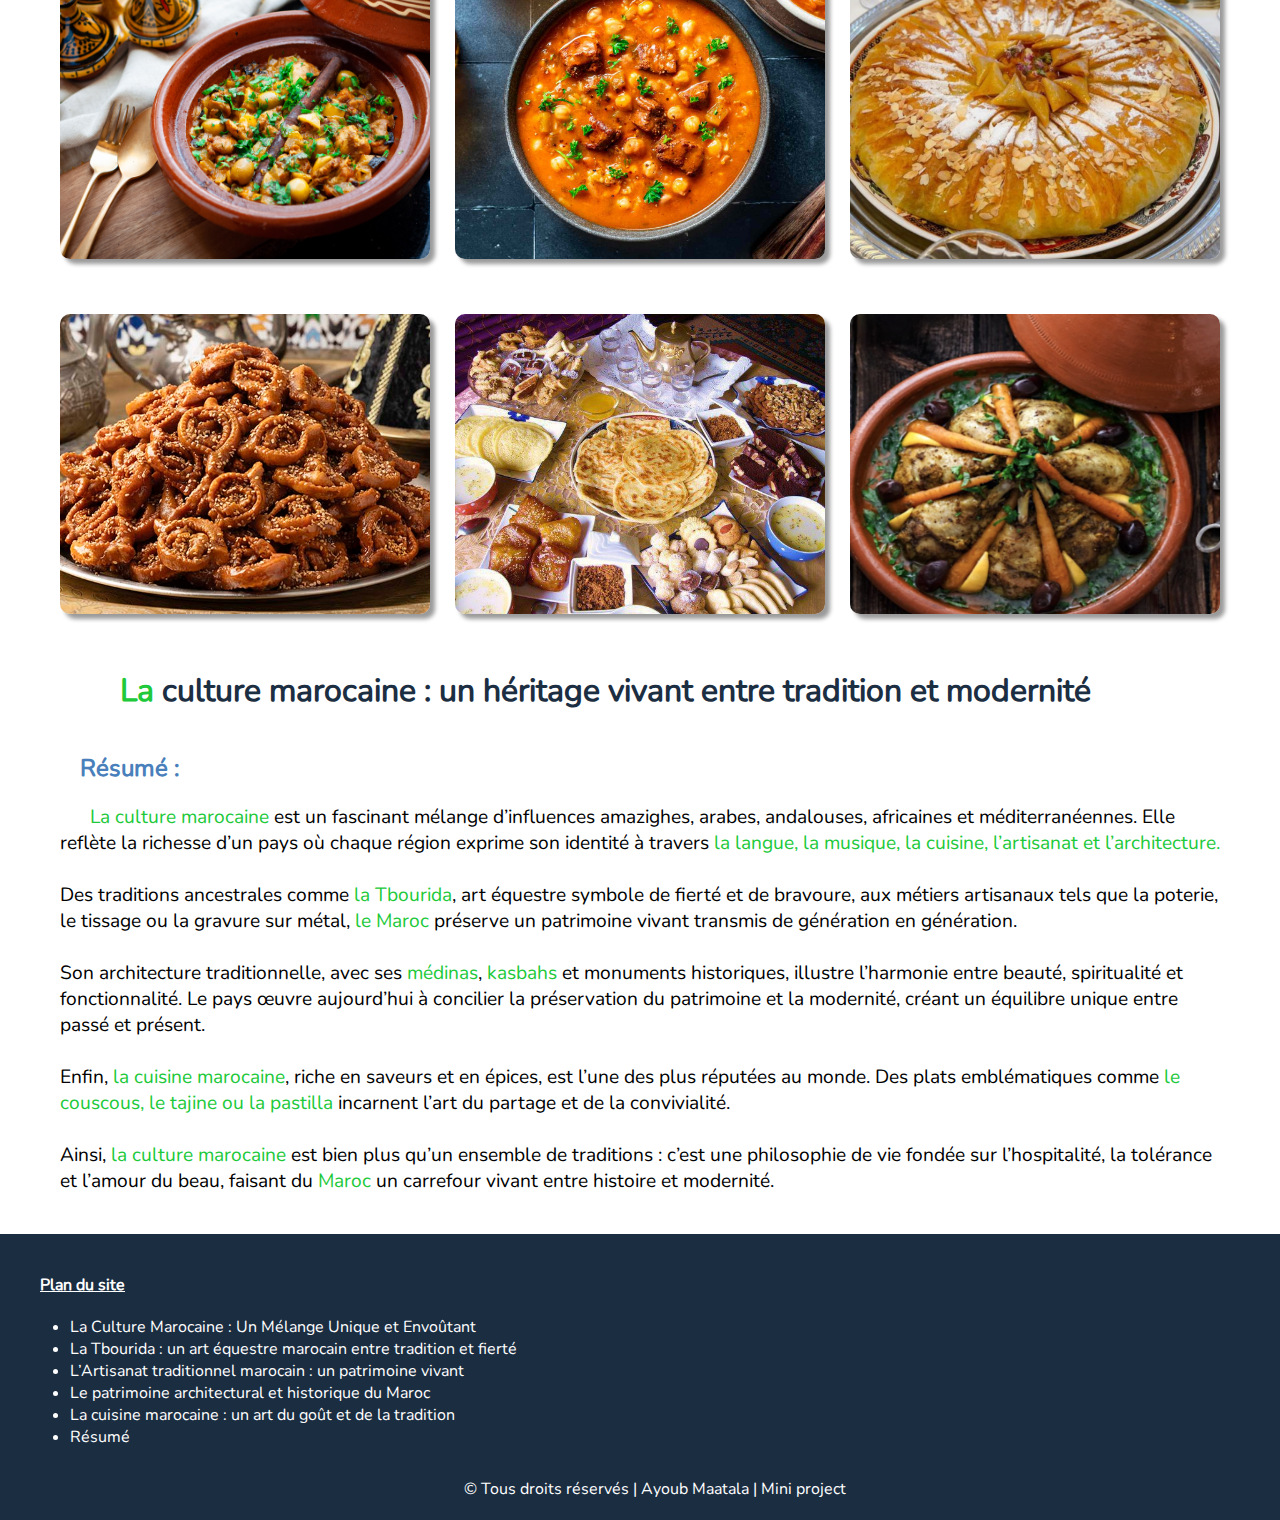
<file: culture.html>
<!DOCTYPE html>
<html lang="en">

<head>
    <meta charset="UTF-8">
    <meta name="viewport" content="width=device-width, initial-scale=1.0">
    <link rel="shortcut icon" href="icon/culture.png" type="image/x-icon">
    <link rel="stylesheet" href="style/style.css">
    <title>La Culture Marocaine</title>

    <style>
        /* Header */

        header {
            position: fixed;
            width: 100%;
            top: 0;
            left: 0;
            width: 100%;
            height: 50px;
            background: rgba(0, 0, 0, 0.5);
            backdrop-filter: blur(3px);
            padding-left: 20px;
            padding-right: 30px;
            display: flex;
            align-items: center;
            justify-content: space-between;
            z-index: 9999;
        }

        .logo {
            display: flex;
            align-items: center;
            transition: all 0.3s ease;
            cursor: pointer;
        }

        .logo:hover {
            transform: scale(1.03);
        }

        .ilogo {
            max-width: 35px;
            max-height: 35px;
        }

        .spanlogo {
            font-size: 1.1rem;
            margin-left: 10px;
        }

        .aacc {
            color: white;
            text-decoration: none;
        }

        .img {
            width: 23px;
        }

        nav a {
            display: flex;
            justify-content: center;
            align-items: center;
            color: white;
            font-family: 'Trebuchet MS', 'Lucida Sans Unicode', 'Lucida Grande', 'Lucida Sans', Arial, sans-serif;
            font-size: 0.9rem;
            text-decoration: none;
            margin-left: 25px;
            display: inline-block;
            border: 1px solid white;
            border-bottom: 2px solid white;
            border-radius: 50px;

        }

        #culture {
            display: inline-flex;
            align-items: center;
            color: white;
            background-color: #15ac2c;
            padding: 0px 15px;
            height: 35px;
            transition: all 0.3s ease;
            gap: 5px;
        }

        #accueil,
        #tourisme,
        #sport,
        #contact {
            display: inline-flex;
            align-items: center;
            padding: 0px 15px;
            height: 35px;
            transition: all 0.3s ease;
            gap: 5px;
        }

        .navhover:hover {
            transform: scale(1.03);
            background-color: #1C2E42;
            text-decoration: underline;
        }

        #accueil:hover {
            transform: scale(1.03);
        }

        /*MAIN*/

        #par1,
        #par2,
        #par3,
        #par4,
        #par5,
        #par6 {
            scroll-margin-top: 80px;
        }

        main {
            width: 100%;
            align-items: center;
            transition: all 0.3s ease;
            padding-bottom: 20px;
        }

        .imgbg {
            display: flex;
            align-items: center;
            justify-content: center;
            background-image: url('img/culturebg.jpg');
            background-position: center;
            background-repeat: no-repeat;
            background-size: cover;
            width: 100%;
            height: 400px;
        }

        #sh {
            color: #20c939;
            background-color: white;
            border-radius: 10px;
            padding: 0px 10px;
        }

        h1 {
            color: white;
            font-size: 4rem;
            cursor: default;
            transition: all 0.3s ease;
        }

        .s {
            color: #20c939;
        }

        h2 {
            color: #1C2E42;
            font-size: 2rem;
            margin: 40px 60px;
            cursor: default;
            transition: all 0.3s ease;
        }

        .sblue {
            font-size: larger;
            color: #4980BB;
        }

        .number {
            font-weight: bold;
        }

        h3 {
            margin: 20px;
            color: #4980BB;
            cursor: default;
            font-size: 1.5rem;
            transition: all 0.3s ease;
        }

        p {
            font-size: 1.2rem;
            text-indent: 30px;
            transition: all 0.3s ease;
        }

        .num {
            font-weight: bold;
        }

        .m-info {
            width: 100%;
            background-color: white;
            padding: 20px 60px;
            transition: all 0.3s ease;
        }

        .images {
            display: grid;
            justify-content: center;
            align-items: center;
            grid-template-columns: repeat(auto-fit, minmax(300px, 1fr));
            gap: 25px;

        }

        .images img {
            object-fit: cover;
            border-radius: 10px;
            margin: 15px auto;
            width: 100%;
            height: 300px;
            transition: all 0.3s ease;
            box-shadow: 5px 5px 4px rgb(0,0,0,0.4);
        }

        .images img:hover {
            transform: scale(0.95);
        }

        ul {
            margin: 0px 30px;
        }

        /* footer */

        #contactez {
            display: none;
        }

        @media (max-width: 575px) {

            /* HEADER*/

            .logo {
                display: none;
            }

            header {
                justify-content: center;
                padding-left: 5px;
                padding-right: 5px;
            }

            nav a {
                font-size: 0.8rem;
                text-decoration: none;
                margin-left: 15px;
            }

            .img {
                display: none;
            }

            #culture,
            #tourisme,
            #sport,
            #contact,
            #accueil {
                padding: 0px 8px;
                height: 33px;
                gap: 5px;
            }

            #contact {
                display: none;
            }

            /*MAIN*/
            .imgbg {
                height: 250px;
            }

            p {
                font-size: 0.9rem;
            }

            h1 {
                font-size: 1.5rem;
            }

            h2 {
                font-size: 1.1rem;
                margin: 20px 15px 15px;
            }

            h3 {
                font-size: 1rem;
                margin-top: 20px;
            }

            .m-info {
                padding: 0px 20px;
            }

            .images img {
                margin: 15px auto;
                width: 90%;
                height: 250px;
            }

            /* footer */

            #contactez {
                display: block;
            }

        }

        @media (min-width: 575px) and (max-width: 825px) {

            /* HEADER*/

            .logo {
                display: none;
            }

            header {
                justify-content: center;
                padding-left: 10px;
                padding-right: 10px;
            }

            nav a {
                font-size: 0.9rem;
                text-decoration: none;
                margin-left: 30px;
            }

            #culture,
            #tourisme,
            #sport,
            #contact,
            #accueil {
                padding: 0px 9px;
                height: 34px;
                gap: 5px;
            }

            #contact {
                display: none;
            }

            /*MAIN*/
            p {
                font-size: 0.9rem;
            }

            .imgbg {
                height: 300px;
            }

            h1 {
                font-size: 2rem;
            }

            h3 {
                font-size: 1rem;
                margin-top: 20px;
            }

            h2 {
                font-size: 1.5rem;
                margin: 20px 15px 15px;
            }

            .m-info {
                padding: 5px 30px;
            }

            /* footer */

            #contactez {
                display: block;
            }

        }

        @media (min-width: 825px) and (max-width: 991px) {

            /* HEADER*/

            header {
                justify-content: space-between;
                padding-left: 10px;
                padding-right: 20px;
            }

            nav a {
                font-size: 0.8rem;
                text-decoration: none;
                margin-left: 15px;
            }

            #accueil {
                padding: 0px 10px;
                height: 35px;
                gap: 5px;
            }

            #culture,
            #tourisme,
            #sport,
            #contact,
            #accueil {
                padding: 0px 10px;
                height: 35px;
                gap: 5px;
            }

            /*MAIN*/
            p {
                font-size: 1rem;
            }

            h1 {
                font-size: 3rem;
            }

            h3 {
                font-size: 1.1rem;
                margin-top: 25px;
            }

            h2 {
                font-size: 1.6rem;
                margin: 20px 50px;
                cursor: default;
            }

            .m-info {
                padding: 10px 35px;
            }

            /* footer */

            #contactez {
                display: none;
            }

        }
    </style>
</head>

<body>

    <header>
        <div class="logo">
            <img class="ilogo" src="icon/star.png" alt="flag maroc">
            <span class="spanlogo"><a class="aacc" href="index.html">Le Royaume du Maroc</a></span>
        </div>
        <nav>
            <a id="accueil" class="navhover" href="index.html"><img id="imga" class="img" src="icon/accueil.png"
                    alt="Accueil">Accueil</a>
            <a id="culture" href="culture.html"><img id="imgc" class="img" src="icon/culture.png"
                    alt="Culture">Culture</a>
            <a id="tourisme" class="navhover" href="tourisme.html"> <img id="imgt" class="img" src="icon/tour.png"
                    alt="Tourisme">Tourisme</a>
            <a id="sport" class="navhover" href="sport.html"><img id="imgs" class="img" src="icon/sport.png"
                    alt="Sport">Sports</a>
            <a id="contact" class="navhover" href="contact.html"><img id="imgs" class="img" src="icon/contact.png"
                    alt="Contact">Contact</a>
        </nav>
    </header>
    <main>
        <div class="imgbg">
            <h1><span id="sh">La</span>Culture Marocaine</h1>
        </div>
        <section>
            <div class="m-info">
                <h2 id="par1"><span class="s">La </span>Culture Marocaine : Un Mélange Unique et Envoûtant</h2>
                <p>La culture <span class="s">marocaine</span> est un véritable voyage à travers le temps, une mosaïque
                    vivante où se mêlent
                    traditions millénaires et modernité vibrante. Héritière d’une histoire riche et complexe, elle puise
                    sa force dans la diversité de ses racines : amazighe, arabe, andalouse, africaine et
                    méditerranéenne. Chaque région du <span class="s">Maroc</span> raconte son propre récit à travers
                    ses dialectes, ses
                    coutumes, sa gastronomie, sa musique et son artisanat. Des montagnes de l’Atlas aux dunes du Sahara,
                    des médinas animées aux villages paisibles, le pays respire la tolérance, la créativité et la
                    convivialité.

                    Le <span class="s">Maroc</span> fascine par sa capacité à harmoniser les contrastes : entre
                    tradition et innovation, entre
                    sacré et profane, entre ruralité et urbanisme. Ses fêtes colorées, sa cuisine raffinée et ses
                    expressions artistiques — qu’il s’agisse du Gnawa, de l’Aïta, du Malhoun ou de la calligraphie —
                    témoignent d’une identité en perpétuelle évolution, ouverte sur le monde mais profondément ancrée
                    dans son patrimoine.

                    Plus qu’une simple culture, le <span class="s">Maroc</span> incarne une philosophie de vie où
                    hospitalité, partage et
                    respect des différences constituent les fondements d’une société fière de son passé et tournée vers
                    l’avenir.</p>
                <h2 id="par2"><span class="s">La </span>Tbourida : un art équestre marocain entre tradition et fierté
                </h2>
                <h3>Origine et histoire de la Tbourida</h3>
                <p>L’origine de la <span class="s">Tbourida</span> remonte à plusieurs siècles, à l’époque où les
                    cavaliers marocains
                    s’exerçaient à la guerre et à la défense des territoires.
                    Les tribus arabes, berbères et sahariennes utilisaient la cavalerie pour démontrer leur puissance et
                    leur habileté au combat. Au fil du temps, ces démonstrations se sont transformées en spectacles
                    rituels présentés lors des fêtes religieuses, des moussems et des mariages.

                    Le mot <span class="s">Tbourida</span> vient du mot arabe baroud, qui signifie « poudre » — une
                    référence directe à la
                    détonation collective des fusils à la fin de la charge.</p>
                <h3>Quelques <span class="s">Photo</span> :</h3>
                <div class="images">
                    <img src="img/tbourida1.jpg" alt="tbourida">
                    <img src="img/tbourida2.jpg" alt="tbourida">
                    <img src="img/tbourida3.jpg" alt="tbourida">
                    <img src="img/tbourida4.jpg" alt="tbourida">
                    <img src="img/tbourida5.jpg" alt="tbourida">
                    <img src="img/tbourida6.jpg" alt="tbourida">
                </div>
                <h2 id="par3"><span class="s">L</span>’Artisanat traditionnel marocain : un patrimoine vivant</h2>
                <h3>Les principales formes d’artisanat</h3>
                <p><span class="num">1.</span> La céramique et la poterie
                    Fabrication d’ustensiles et d’objets décoratifs faits à la main.
                    Particulièrement renommée dans les villes de <span class="s">Fès</span> et de <span
                        class="s">Safi</span>.
                </p>
                <br>
                <p><span class="num">2.</span> Le cuivre et l’argent
                    Création d’objets décoratifs, de plateaux, et d’assiettes finement gravés.
                    Ces œuvres reflètent l’adresse et la précision des artisans marocains.
                </p>
                <br>
                <p><span class="num">3.</span> Le tissage et la laine
                    Fabrication de tapis (<span class="s">Zarabi</span>), chapeaux, djellabas, et couvertures.
                    Caractérisée par des motifs géométriques et des couleurs naturelles inspirées de l’environnement
                    local.
                </p>
                <br>
                <p><span class="num">4.</span> Le travail du bois et la sculpture
                    Utilisé pour les portes, fenêtres, coffres, et meubles traditionnels.
                    Les gravures et motifs minutieux ajoutent une touche artistique unique à chaque pièce.</p>
                <h3>L’artisanat marocain à l’ère moderne</h3>
                <p>L’artisanat joue aujourd’hui un rôle clé dans le tourisme <span class="s">culturel</span>, permettant
                    aux visiteurs
                    d’acheter des objets authentiques directement auprès des artisans.
                    <br>
                    Il contribue à préserver l’identité culturelle du <span class="s">Maroc</span> et à transmettre ce
                    patrimoine vivant aux
                    générations futures.
                </p>
                <h3>Quelques <span class="s">Photo</span> :</h3>
                <div class="images">
                    <img src="img/art1.jpg" alt="art">
                    <img src="img/art2.jpg" alt="art">
                    <img src="img/art3.jpg" alt="art">
                    <img src="img/art4.jpg" alt="art">
                    <img src="img/art5.jpg" alt="art">
                    <img src="img/art6.jpg" alt="art">
                </div>
                <h2 id="par4"> <span class="s">Le</span> patrimoine architectural et historique du Maroc</h2>
                <h3>L’architecture traditionnelle</h3>
                <p>L’architecture traditionnelle marocaine se distingue par son harmonie entre beauté, spiritualité et
                    fonctionnalité.
                    Les maisons anciennes sont souvent construites autour d’un patio central, symbole d’intimité et de
                    convivialité.
                    Les matériaux utilisés — la terre, le plâtre, le bois et les <span class="s">zelliges</span> —
                    reflètent un profond respect
                    de l’environnement et de l’esthétique.</p>
                <h3> Les médinas et les kasbahs</h3>
                <p><span class="num">1. Les médinas</span></p>
                <br>
                <p>Cœurs historiques des grandes villes comme <span class="s">Fès, Marrakech, et Chefchaouen</span>, les
                    médinas sont des
                    labyrinthes de ruelles étroites, de souks animés et de mosquées anciennes.
                    <br>
                    Elles sont classées au Patrimoine mondial de l’UNESCO pour leur authenticité et leur richesse
                    culturelle.
                </p>
                <br>
                <p><span class="num">2. Les kasbahs et ksour</span></p>
                <br>
                <p>Situées principalement dans le sud du <span class="s">Maroc</span>, ces forteresses en pisé servaient
                    autrefois à protéger
                    les villages et les caravanes.
                    <br>
                    <span class="s">La Kasbah d’Aït Ben Haddou</span> est un exemple emblématique, célèbre dans le monde
                    entier et souvent
                    utilisée comme décor de cinéma
                </p>
                <h3>Les monuments historiques</h3>
                <p>Le Maroc abrite de nombreux monuments qui témoignent de son passé glorieux :
                    <br>
                    <br>
                    La mosquée Al Quaraouiyine à <span class="s">Fès</span>, fondée au IXe siècle, considérée comme la
                    plus ancienne université
                    au monde.
                    <br>
                    <br>
                    La Tour Hassan à <span class="s">Rabat</span>, symbole d’un projet royal inachevé du XIIe siècle.
                    <br>
                    <br>
                    Les remparts et portes monumentales de <span class="s">Marrakech, Fès et Meknès</span>, véritables
                    chefs-d’œuvre
                    d’architecture militaire et artistique.
                </p>
                <h3>Préservation et modernité</h3>
                <p>Aujourd’hui, le <span class="s">Maroc</span> s’engage activement dans la préservation de son
                    patrimoine architectural, tout
                    en intégrant des éléments traditionnels dans les constructions modernes.
                    Cette alliance entre héritage et innovation fait du <span class="s">Maroc</span> un exemple unique
                    d’équilibre entre passé
                    et présent.</p>
                <h3>Quelques <span class="s">Photo</span> :</h3>
                <div class="images">
                    <img src="img/arch1.png" alt="arch">
                    <img src="img/arch2.jpg" alt="arch">
                    <img src="img/arch3.jpg" alt="arch">
                    <img src="img/arch4.jpg" alt="arch">
                    <img src="img/arch5.jpg" alt="arch">
                    <img src="img/arch6.jpg" alt="arch">
                </div>
                <h2 id="par5"><span class="s">La</span> cuisine marocaine : un art du goût et de la tradition</h2>
                <p>La cuisine marocaine est l’une des plus riches et des plus célèbres au monde. Elle se distingue par
                    sa grande diversité et par la combinaison harmonieuse des influences arabes, berbères, andalouses et
                    méditerranéennes. Elle repose sur des ingrédients frais et naturels comme les olives, les légumes,
                    les fruits, les herbes aromatiques et les épices telles que la cannelle, le safran et le cumin.
                    Parmi les plats les plus connus, on trouve le couscous, le tajine, la harira et la pastilla, qui
                    reflètent tous un véritable art du goût et de la présentation. Enfin, le thé à la menthe occupe une
                    place spéciale, symbole d’hospitalité et de convivialité au Maroc.</p>
                <h3>Les ingrédients et les épices</h3>
                <p>
                    Les épices jouent un rôle essentiel dans la cuisine marocaine. Elles apportent couleur, arôme et
                    caractère à chaque plat.
                    Parmi les plus utilisées :
                    <br>
                    <br>
                <ul>
                    <li>le safran </li>
                    <li>le cumin </li>
                    <li>le gingembre </li>
                    <li>la cannelle</li>
                    <li>le ras el hanout (mélange d’épices typiquement marocain).</li>
                </ul>
                <br>

                Les ingrédients de base comprennent la semoule, les légumes frais, la viande (surtout le mouton et le
                poulet), et l’huile d’olive.
                </p>
                <h3>Les plats traditionnels emblématiques</h3>
                <p><span class="num" style="text-decoration: underline;">Le couscous</span></p>
                <br>
                <p>
                    Plat national par excellence, il est préparé avec de la semoule de blé, des légumes et de la
                    viande.
                    <br>
                    Il se déguste traditionnellement le vendredi en famille.
                </p>
                <br>
                <p><span class="num" style="text-decoration: underline;">Le tajine</span></p>
                <br>
                <p>
                    Cuit lentement dans un plat en terre cuite, le <span class="s">tajine</span> se décline en plusieurs
                    variétés : <span class="s">poulet au
                        citron confit</span>, bœuf aux pruneaux, ou légumes de saison.
                    <br>
                    Son goût dépend du mélange d’épices et de la cuisson lente.
                </p>
                <br>
                <p><span class="num" style="text-decoration: underline;">La pastilla</span></p>
                <br>
                <p>
                    Spécialité de <span class="s">Fès</span>, ce plat associe le sucré et le salé avec du pigeon, des
                    amandes et de la cannelle
                    enveloppés dans une pâte fine.
                </p>
                <br>
                <p><span class="num" style="text-decoration: underline;">La harira</span></p>
                <br>
                <p>
                    Soupe traditionnelle à base de tomates, lentilles, pois chiches et coriandre.
                    <br>
                    Souvent consommée pendant le mois de <span class="s">Ramadan</span>.
                    <br>
                <h3>Les boissons et les douceurs marocaines</h3>
                <p>
                    Le thé à la menthe est la boisson nationale, symbole d’hospitalité.

                    Les pâtisseries marocaines, comme les cornes de gazelle, <span class="s">les chebakia et les
                        briouates au miel,
                        accompagnent souvent le thé</span>.</p>
                <h3> Un patrimoine culinaire vivant</h3>
                <p>
                    <span class="s">La cuisine</span> marocaine n’est pas seulement un art de la table, c’est une forme
                    d’expression <span class="s">culturelle</span>.
                    <br>
                    Elle reflète les traditions, la convivialité et l’amour du partage qui caractérisent le peuple
                    marocain.
                </p>
                <h3>Quelques <span class="s">Photo</span> :</h3>
                <div class="images">
                    <img src="img/food1.jpg" alt="img">
                    <img src="img/food2.jpg" alt="img">
                    <img src="img/food3.jpg" alt="img">
                    <img src="img/food4.jpg" alt="img">
                    <img src="img/food5.jpg" alt="img">
                    <img src="img/food6.jpg" alt="img">
                </div>
                <h2 id="par6"><span class="s">La</span> culture marocaine : un héritage vivant entre tradition et
                    modernité</h2>
                <h3>Résumé :</h3>
                <p><span class="s">La culture marocaine</span> est un fascinant mélange d’influences amazighes, arabes,
                    andalouses, africaines
                    et méditerranéennes. Elle reflète la richesse d’un pays où chaque région exprime son identité à
                    travers <span class="s">la langue, la musique, la cuisine, l’artisanat et l’architecture.</span>
                    <br><br>
                    Des traditions ancestrales comme <span class="s">la Tbourida</span>, art équestre symbole de fierté
                    et de bravoure, aux
                    métiers artisanaux tels que la poterie, le tissage ou la gravure sur métal, <span class="s">le
                        Maroc</span> préserve un
                    patrimoine vivant transmis de génération en génération.
                    <br><br>
                    Son architecture traditionnelle, avec ses <span class="s">médinas</span>, <span
                        class="s">kasbahs</span> et monuments historiques, illustre
                    l’harmonie entre beauté, spiritualité et fonctionnalité. Le pays œuvre aujourd’hui à concilier la
                    préservation du patrimoine et la modernité, créant un équilibre unique entre passé et présent.
                    <br><br>
                    Enfin, <span class="s">la cuisine marocaine</span>, riche en saveurs et en épices, est l’une des
                    plus réputées au monde.
                    Des plats emblématiques comme <span class="s">le couscous, le tajine ou la pastilla</span> incarnent
                    l’art du partage et de
                    la convivialité.
                    <br><br>
                    Ainsi, <span class="s">la culture marocaine</span> est bien plus qu’un ensemble de traditions :
                    c’est une philosophie de
                    vie fondée sur l’hospitalité, la tolérance et l’amour du beau, faisant du <span
                        class="s">Maroc</span> un carrefour vivant
                    entre histoire et modernité.
                </p>
            </div>
        </section>
    </main>

    <footer>
        <div class="sitemap">
            <h4>Plan du site</h4>
            <ul class="ulmap">
                <li>
                    <a href="#par1">La Culture Marocaine : Un Mélange Unique et Envoûtant</a>
                </li>
                <li>
                    <a href="#par2">La Tbourida : un art équestre marocain entre tradition et fierté</a>
                </li>
                <li>
                    <a href="#par3">L’Artisanat traditionnel marocain : un patrimoine vivant</a>
                </li>
                <li>
                    <a href="#par4">Le patrimoine architectural et historique du Maroc</a>
                </li>
                <li>
                    <a href="#par5">La cuisine marocaine : un art du goût et de la tradition</a>
                </li>
                <li>
                    <a href="#par6">Résumé</a>
                </li>
            </ul>
        </div>
        <p>© Tous droits réservés | Ayoub Maatala | Mini project<a id="contactez" href="contact.html">contactez nous</a>
        </p>
    </footer>

</body>

</html>
</file>
<file: style/style.css>
* {
    margin: 0;
    padding: 0;
    box-sizing: border-box;

}

html {
    scroll-behavior: smooth;
}

@font-face {
    src: url(../fonts/mfont.ttf);
    font-family: 'mfont';
    font-weight: normal;
    font-style: normal;
}

body {
    height: 100%;
    background-color: white;
    background-position: center;
    background-repeat: no-repeat;
    background-size: cover;
    font-family: 'mfont';
    min-height: 100vh;
}

h4 {
    color: white;
    margin-bottom: 20px;
    text-decoration: underline;
}



footer {
    display: flex;
    justify-content: center;
    align-items: center;
    flex-direction: column;
    background-color: #1B2D41;
    padding: 20px;
    width: 100%;
}

footer p {
    color: white;
    font-size: 1rem;
    text-align: center;
}

footer a {
    color: white;
    text-decoration: none;
}

.sitemap {
    width: 100%;
    padding: 20px;
    margin-bottom: 10px;
}

.ulmap li {
    color: white;
}

.ulmap li:hover {
    text-decoration: underline;
}

#contactez {
    padding: 0px;
    margin: 0px;
    text-decoration: underline;
    margin-left: 10px;
    color: rgb(255, 247, 0);
}
</file>
